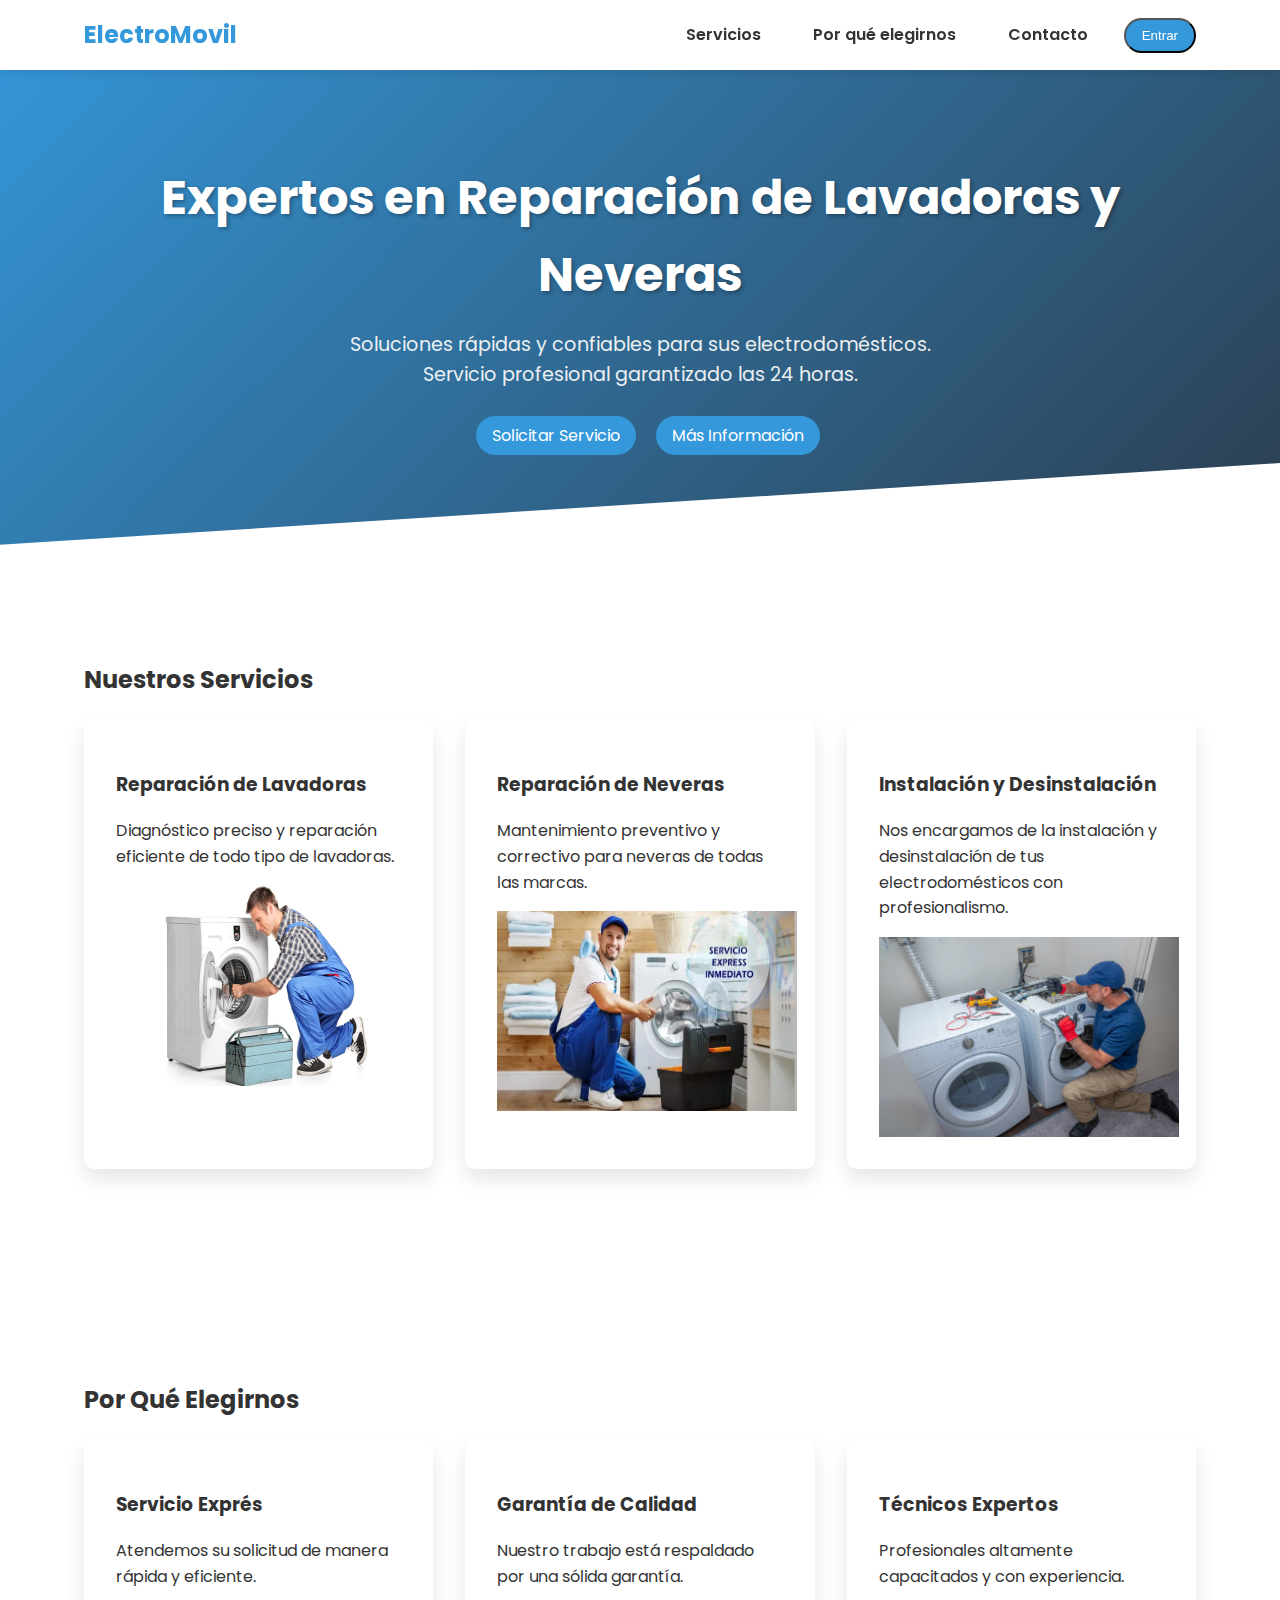
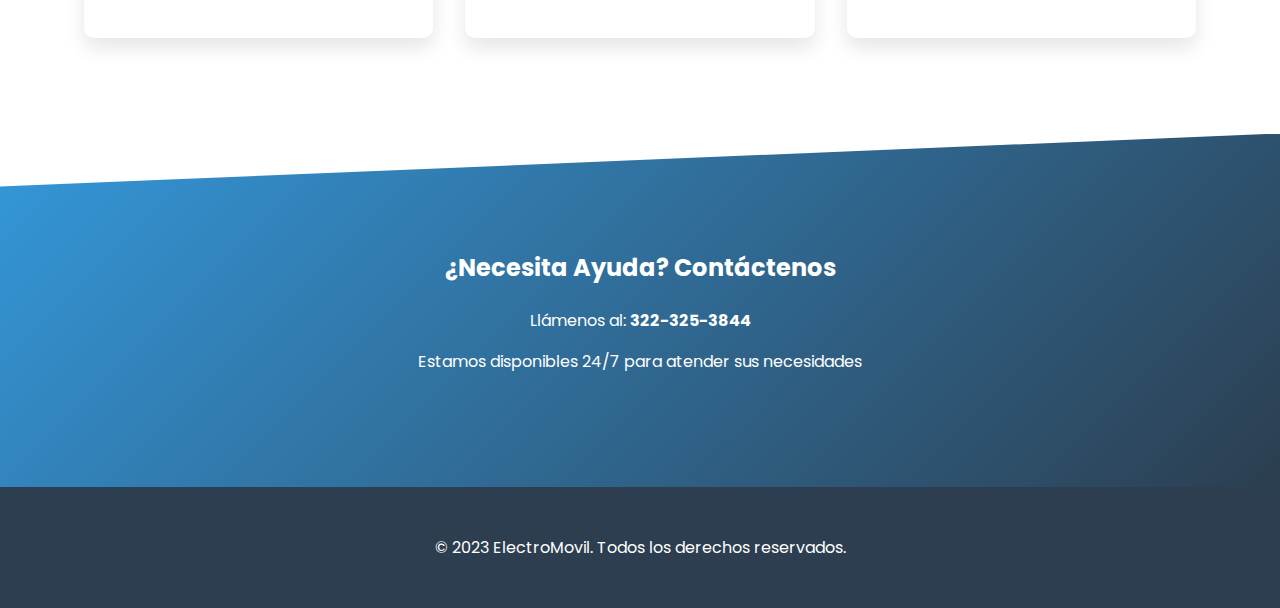
<file: electromovil.html>
<html lang="es">

<head>
    <meta charset="UTF-8">
    <meta name="viewport" content="width=device-width, initial-scale=1.0">
    <title>ElectroMovil</title>
    <link href="https://fonts.googleapis.com/css2?family=Poppins:wght@300;400;600;700&display=swap" rel="stylesheet">
    <style>
        * {
            box-sizing: border-box;
        }

        body,
        html {
            margin: 0;
            padding: 0;
            font-family: 'Poppins', sans-serif;
            color: #333;
            line-height: 1.6;
            scroll-behavior: smooth;
        }

        .container {
            width: 90%;
            max-width: 1200px;
            margin: 0 auto;
            padding: 0 20px;
        }

        header {
            background-color: #fff;
            padding: 1rem 0;
            box-shadow: 0 2px 10px rgba(0, 0, 0, 0.1);
            position: fixed;
            width: 100%;
            top: 0;
            z-index: 1000;
        }

        nav {
            display: flex;
            justify-content: space-between;
            align-items: center;
        }

        .logo {
            font-size: 1.5rem;
            font-weight: bold;
            color: #3498db;
            text-decoration: none;
        }

        .nav-links a,
        .btn {
            margin-left: 1rem;
            text-decoration: none;
            padding: 0.5rem 1rem;
            border-radius: 25px;
            transition: 0.3s;
            cursor: pointer;
        }

        .nav-links a {
            font-weight: 600;
            color: #333;
        }

        .nav-links a:hover {
            color: #3498db;
        }

        .btn {
            color: white;
            background-color: #3498db;
        }

        .btn:hover {
            background-color: #2980b9;
        }

        .hero {
            background: linear-gradient(135deg, #3498db, #2c3e50);
            color: white;
            padding: 8rem 0 6rem;
            text-align: center;
            clip-path: polygon(0 0, 100% 0, 100% 85%, 0 100%);
        }

        .hero h1 {
            font-size: 3rem;
            margin-bottom: 1rem;
            text-shadow: 2px 2px 4px rgba(0, 0, 0, 0.3);
        }

        .hero p {
            font-size: 1.2rem;
            color: #ecf0f1;
            margin: 0 auto 2rem;
            max-width: 600px;
        }

        .servicios,
        .porque-elegirnos,
        .contacto {
            padding: 6rem 0;
        }

        .servicios-grid,
        .razones-grid {
            display: grid;
            grid-template-columns: repeat(auto-fit, minmax(300px, 1fr));
            gap: 2rem;
        }

        .card {
            background-color: white;
            border-radius: 10px;
            box-shadow: 0 10px 20px rgba(0, 0, 0, 0.1);
            padding: 2rem;
            transition: 0.3s;
        }

        .card:hover {
            transform: translateY(-10px);
        }

        .contacto {
            background: linear-gradient(135deg, #3498db, #2c3e50);
            color: white;
            text-align: center;
            clip-path: polygon(0 15%, 100% 0, 100% 100%, 0 100%);
        }

        footer {
            background-color: #2c3e50;
            color: white;
            padding: 2rem 0;
            text-align: center;
        }

        footer a {
            color: #3498db;
            text-decoration: none;
            margin: 0 1rem;
        }

        footer a:hover {
            color: #e74c3c;
        }

        .modal,
        .tabcontent {
            display: none;
            position: fixed;
            z-index: 1001;
            top: 0;
            width: 100%;
            height: 100%;
            background-color: rgba(0, 0, 0, 0.6);
        }

        .modal-content {
            background-color: white;
            padding: 2rem;
            margin: 10% auto;
            border-radius: 10px;
            max-width: 400px;
            box-shadow: 0 5px 15px rgba(0, 0, 0, 0.3);
        }

        .close {
            float: right;
            font-size: 28px;
            cursor: pointer;
            transition: 0.3s;
        }

        .close:hover {
            color: #e74c3c;
        }
    </style>
</head>

<body>
    <header>
        <nav class="container">
            <a href="#" class="logo">ElectroMovil</a>
            <div class="nav-links">
                <a href="#servicios">Servicios</a>
                <a href="#porque-elegirnos">Por qué elegirnos</a>
                <a href="#contacto">Contacto</a>
                <button class="btn" onclick="openModal()">Entrar</button>
            </div>
        </nav>
    </header>

    <main>
        <section class="hero">
            <div class="container">
                <h1>Expertos en Reparación de Lavadoras y Neveras</h1>
                <p>Soluciones rápidas y confiables para sus electrodomésticos. Servicio profesional garantizado las
                    24 horas.</p>
                <a href="#" class="btn">Solicitar Servicio</a>
                <a href="file:///C:/Users/Lenovo/OneDrive/Documentos/SENA/Electromovil/mas_informacion/index.html#"
                    class="btn btn-outline">Más Información</a>

            </div>
        </section>

        <section id="servicios" class="servicios">
            <div class="container">
                <h2>Nuestros Servicios</h2>
                <div class="servicios-grid">
                    <div class="card">
                        <h3>Reparación de Lavadoras</h3>
                        <p>Diagnóstico preciso y reparación eficiente de todo tipo de lavadoras.</p>
                        <img src="./img/imagen1.jpg" alt="Reparación de lavadora" width="300" height="200">
                    </div>
                    <div class="card">
                        <h3>Reparación de Neveras</h3>
                        <p>Mantenimiento preventivo y correctivo para neveras de todas las marcas.</p>
                        <img src="./img/imagen2.webp" alt="Reparación de nevera" width="300" height="200">
                    </div>
                    <div class="card">
                        <h3>Instalación y Desinstalación</h3>
                        <p>Nos encargamos de la instalación y desinstalación de tus electrodomésticos con
                            profesionalismo.</p>
                        <img src="./img/imagen3.jpg" alt="Instalación y Desinstalación" width="300" height="200">
                    </div>
                </div>
            </div>
        </section>


        <section id="porque-elegirnos" class="porque-elegirnos">
            <div class="container">
                <h2>Por Qué Elegirnos</h2>
                <div class="razones-grid">
                    <div class="card">
                        <h3>Servicio Exprés</h3>
                        <p>Atendemos su solicitud de manera rápida y eficiente.</p>
                    </div>
                    <div class="card">
                        <h3>Garantía de Calidad</h3>
                        <p>Nuestro trabajo está respaldado por una sólida garantía.</p>
                    </div>
                    <div class="card">
                        <h3>Técnicos Expertos</h3>
                        <p>Profesionales altamente capacitados y con experiencia.</p>
                    </div>
                </div>
            </div>
        </section>

        <section id="contacto" class="contacto">
            <div class="container">
                <h2>¿Necesita Ayuda? Contáctenos</h2>
                <p>Llámenos al: <strong>322-325-3844</strong></p>
                <p>Estamos disponibles 24/7 para atender sus necesidades</p>
            </div>
        </section>
    </main>

    <footer>
        <div class="container">
            <p>&copy; 2023 ElectroMovil. Todos los derechos reservados.</p>
        </div>
    </footer>

    <div id="loginModal" class="modal">
        <div class="modal-content">
            <span class="close" onclick="closeModal()">&times;</span>
            <h2>Iniciar Sesión</h2>
            <form>
                <label for="email-usuario">Email:</label>
                <input type="email" id="email-usuario" name="email" required>
                <label for="password-usuario">Contraseña:</label>
                <input type="password" id="password-usuario" name="password" required>
                <input type="submit" value="Iniciar Sesión" class="btn">
            </form>
        </div>
    </div>

    <script>
        var modal = document.getElementById("loginModal");
        function openModal() { modal.style.display = "block"; }
        function closeModal() { modal.style.display = "none"; }
        window.onclick = function (event) { if (event.target == modal) { closeModal(); } }
    </script>
</body>

</html>
</file>
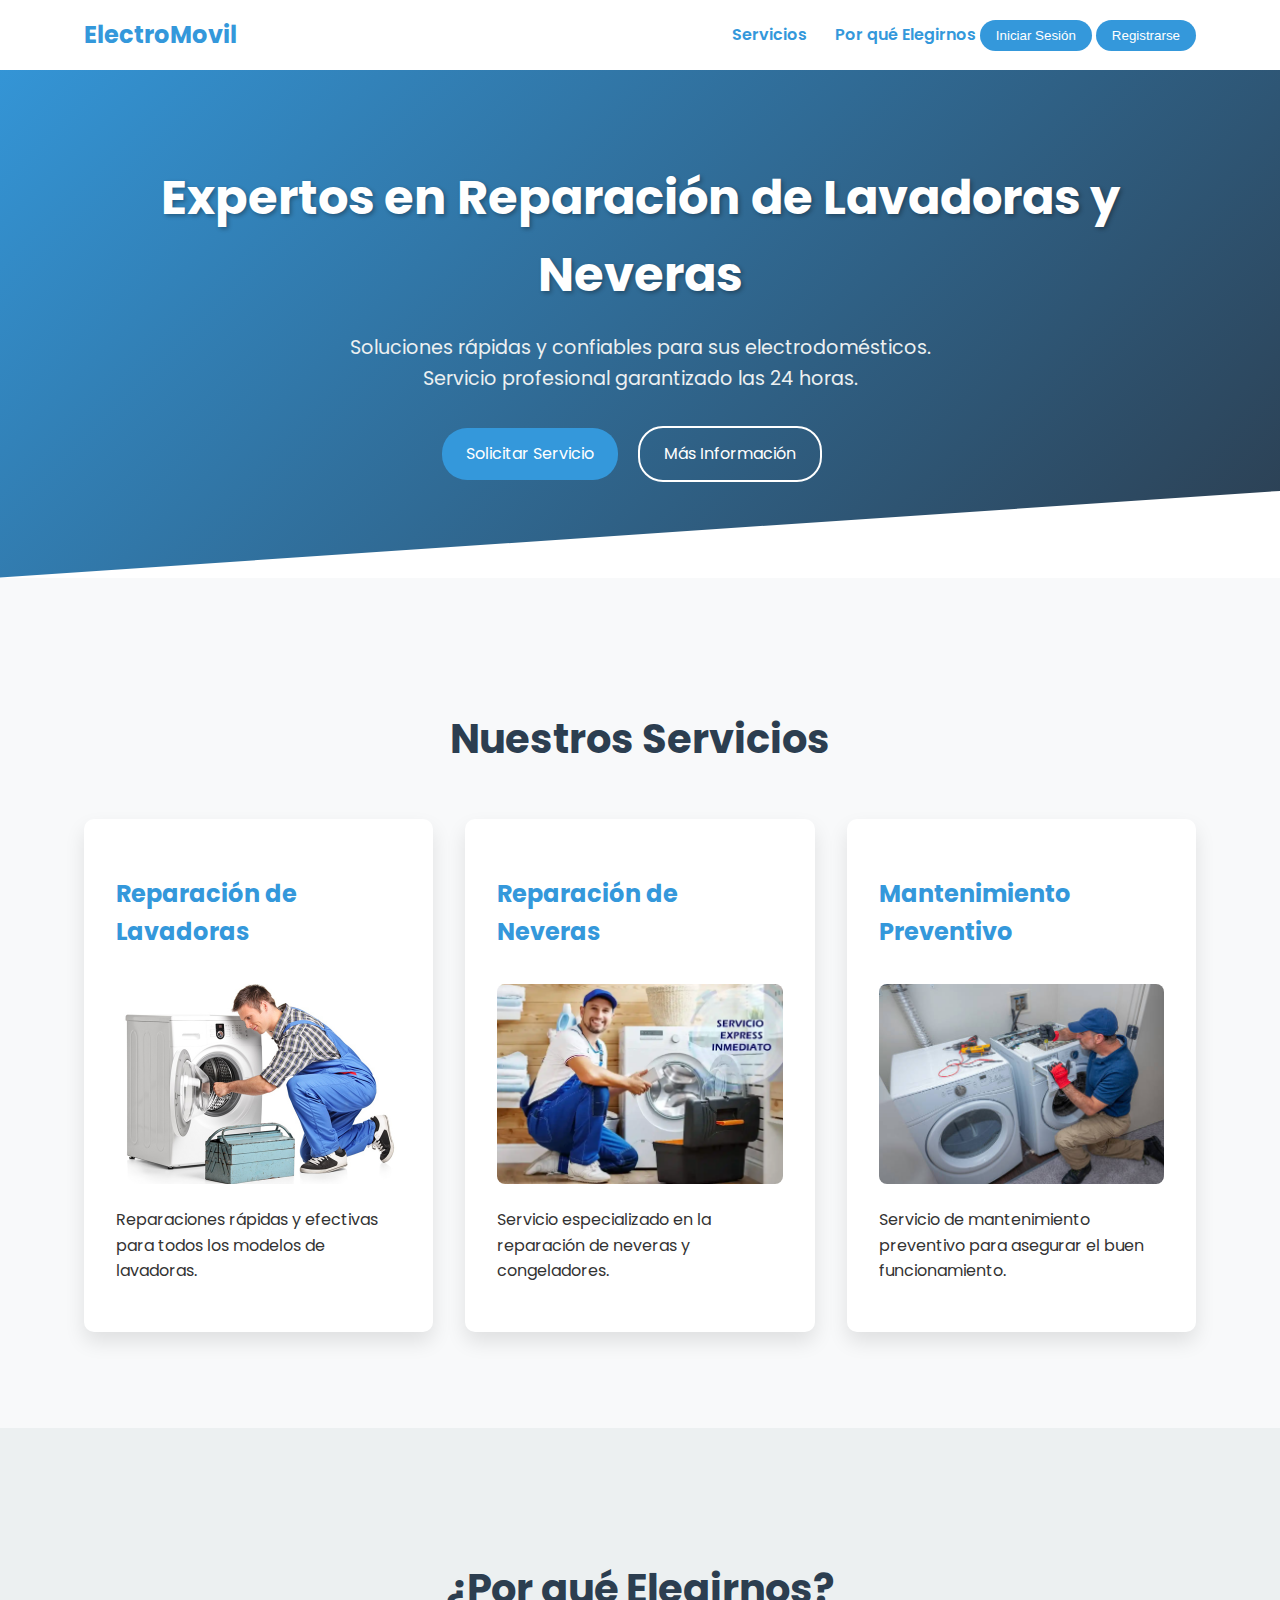
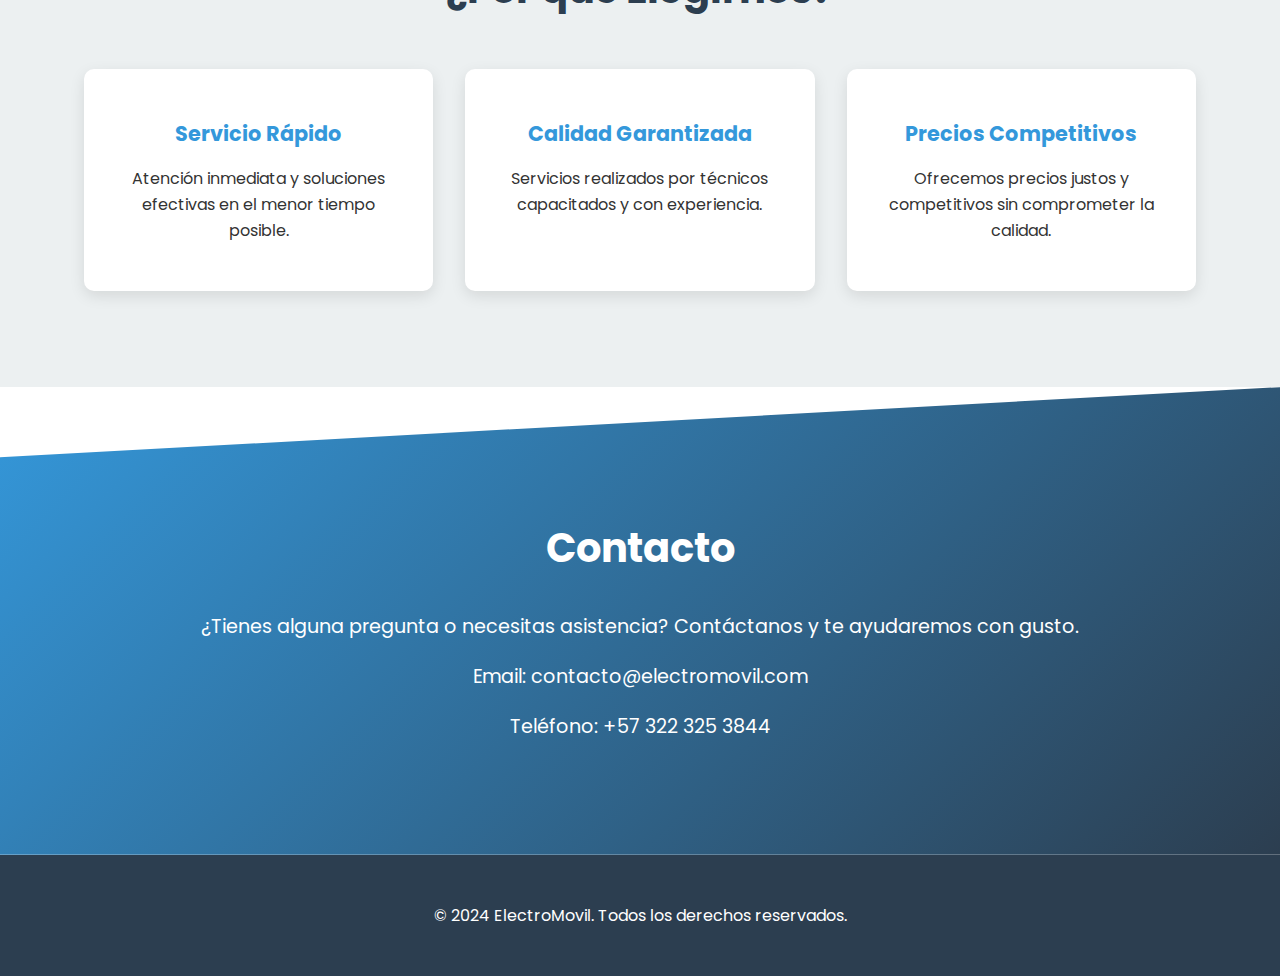
<file: home.html>
<!DOCTYPE html>
<html lang="es">

<head>
    <meta charset="UTF-8">
    <meta name="viewport" content="width=device-width, initial-scale=1.0">
    <title>ElectroMovil</title>
    <link href="https://fonts.googleapis.com/css2?family=Poppins:wght@300;400;600;700&display=swap" rel="stylesheet">
    <style>
        /* Estilos generales */
        *,
        *::before,
        *::after {
            box-sizing: border-box;
        }

        body,
        html {
            margin: 0;
            padding: 0;
            font-family: 'Poppins', sans-serif;
            line-height: 1.6;
            color: #333;
            scroll-behavior: smooth;
        }

        .container {
            width: 90%;
            max-width: 1200px;
            margin: 0 auto;
            padding: 0 20px;
        }

        /* Header */
        header {
            background-color: #ffffff;
            padding: 1rem 0;
            box-shadow: 0 2px 10px (0, 0, 0, 0.1);
            position: fixed;
            width: 100%;
            top: 0;
            z-index: 1000;
        }

        nav {
            display: flex;
            justify-content: space-between;
            align-items: center;
        }

        .logo {
            font-size: 1.5rem;
            font-weight: bold;
            text-decoration: none;
            color: #3498db;
        }

        .nav-links a {
            margin-left: 1.5rem;
            text-decoration: none;
            color: #3498db;
            font-weight: 600;
            transition: color 0.3s ease;
        }

        .nav-links a:hover {
            color: #3498db;
        }

        .login-btn {
            background-color: #3498db;
            color: white;
            border: none;
            padding: 0.5rem 1rem;
            border-radius: 25px;
            cursor: pointer;
            transition: background-color 0.3s ease;
        }

        .login-btn:hover {
            background-color: #2980b9;
        }

        /* Hero Section */
        .hero {
            background: linear-gradient(135deg, #3498db, #2c3e50);
            color: white;
            padding: 8rem 0 6rem;
            text-align: center;
            clip-path: polygon(0 0, 100% 0, 100% 85%, 0 100%);
        }

        .hero h1 {
            font-size: 3rem;
            margin-bottom: 1rem;
            text-shadow: 2px 2px 4px rgba(0, 0, 0, 0.3);
        }

        .hero p {
            font-size: 1.2rem;
            color: #ecf0f1;
            margin-bottom: 2rem;
            max-width: 600px;
            margin-left: auto;
            margin-right: auto;
        }

        .btn {
            display: inline-block;
            padding: 0.8rem 1.5rem;
            background-color: #3498db;
            color: white;
            text-decoration: none;
            border-radius: 25px;
            margin-right: 1rem;
            transition: background-color 0.3s ease, transform 0.3s ease;
        }

        .btn:hover {
            color: #2c3e50;
            background-color: #2c3e50;
            transform: translateY(-3px);
        }

        .btn-outline {
            background-color: transparent;
            border: 2px solid white;
        }

        .btn-outline:hover {
            background-color: white;
            color: #2c3e50;
        }

        /* Servicios */
        .servicios {
            padding: 6rem 0;
            background-color: #f8f9fa;
        }

        .servicios h2 {
            text-align: center;
            font-size: 2.5rem;
            margin-bottom: 3rem;
            color: #2c3e50;
        }

        .servicios-grid {
            display: grid;
            grid-template-columns: repeat(auto-fit, minmax(300px, 1fr));
            gap: 2rem;
        }

        .servicio-card {
            background-color: white;
            border-radius: 10px;
            box-shadow: 0 10px 20px rgba(0, 0, 0, 0.1);
            padding: 2rem;
            transition: transform 0.3s ease;
        }

        .servicio-card:hover {
            transform: translateY(-10px);
        }

        .servicio-card h3 {
            font-size: 1.5rem;
            margin-bottom: 1rem;
            color: #3498db;
        }

        .servicio-card img {
            width: 100%;
            height: 200px;
            object-fit: cover;
            border-radius: 8px;
            margin-top: 1rem;
        }

        /* Por qué elegirnos */
        .porque-elegirnos {
            padding: 6rem 0;
            background-color: #ecf0f1;
        }

        .porque-elegirnos h2 {
            text-align: center;
            font-size: 2.5rem;
            margin-bottom: 3rem;
            color: #2c3e50;
        }

        .razones-grid {
            display: grid;
            grid-template-columns: repeat(auto-fit, minmax(250px, 1fr));
            gap: 2rem;
        }

        .razon-card {
            background-color: white;
            padding: 2rem;
            border-radius: 10px;
            box-shadow: 0 5px 15px rgba(0, 0, 0, 0.1);
            text-align: center;
            transition: transform 0.3s ease;
        }

        .razon-card:hover {
            transform: translateY(-5px);
        }

        .razon-card h3 {
            font-size: 1.3rem;
            margin: 1rem 0;
            color: #3498db;
        }

        .razon-card i {
            font-size: 3rem;
            color: #3498db;
        }

        /* Contacto */
        .contacto {
            background: linear-gradient(135deg, #3498db, #2c3e50);
            padding: 6rem 0;
            text-align: center;
            color: white;
            clip-path: polygon(0 15%, 100% 0, 100% 100%, 0 100%);
        }

        .contacto h2 {
            font-size: 2.5rem;
            margin-bottom: 2rem;
        }

        .contacto p {
            font-size: 1.2rem;
            margin-bottom: 1rem;
        }

        /* Footer */
        footer {
            background-color: #2c3e50;
            color: white;
            padding: 2rem 0;
            text-align: center;
        }

        footer a {
            color: #3498db;
            text-decoration: none;
            margin: 0 1rem;
            transition: color 0.3s ease;
        }

        footer a:hover {
            color: #3498db;
        }

        /* Responsive */
        @media (max-width: 768px) {
            .nav-links {
                display: none;
            }

            .hero h1 {
                font-size: 2rem;
            }

            .hero p {
                font-size: 1rem;
            }

            .btn {
                display: block;
                margin-bottom: 1rem;
            }
        }
    </style>
</head>

<body>
    <header>
        <nav class="container">
            <a href="#" class="logo">ElectroMovil</a>
            <div class="nav-links">
                <a href="#servicios">Servicios</a>
                <a href="#porque-elegirnos">Por qué Elegirnos</a>
                <button class="login-btn" onclick="window.location.href='inicio_sesion.html'">Iniciar Sesión</button>
                <button class="login-btn" onclick="window.location.href='file:///C:/Users/Lenovo/OneDrive/Documentos/SENA/Electromovil/inicio_sesion.html'">Registrarse</button>
            </div>
        </nav>
    </header>   

    <main>
        <section class="hero">
            <div class="container">
                <h1>Expertos en Reparación de Lavadoras y Neveras</h1>
                <p>Soluciones rápidas y confiables para sus electrodomésticos. Servicio profesional garantizado las 24 horas.</p>
                <a href="./usuario.html#solicitar-servicio" class="btn">Solicitar Servicio</a>
                <a href="file:///C:/Users/Lenovo/OneDrive/Documentos/SENA/Electromovil/mas_informacion/quienes%20_somos.html#" class="btn btn-outline">Más Información</a>
            </div>
        </section>

        <section id="servicios" class="servicios">
            <div class="container">
                <h2>Nuestros Servicios</h2>
                <div class="servicios-grid">
                    <div class="servicio-card">
                        <h3>Reparación de Lavadoras</h3>
                        <img src="./img/imagen1.jpg" alt="Reparación de Lavadoras">
                        <p>Reparaciones rápidas y efectivas para todos los modelos de lavadoras.</p>
                    </div>
                    <div class="servicio-card">
                        <h3>Reparación de Neveras</h3>
                        <img src="./img/imagen2.webp" alt="Reparación de Neveras">
                        <p>Servicio especializado en la reparación de neveras y congeladores.</p>
                    </div>
                    <div class="servicio-card">
                        <h3>Mantenimiento Preventivo</h3>
                        <img src="./img/imagen3.jpg" alt="Mantenimiento Preventivo">
                        <p>Servicio de mantenimiento preventivo para asegurar el buen funcionamiento.</p>
                    </div>
                </div>
            </div>
        </section>

        <section id="porque-elegirnos" class="porque-elegirnos">
            <div class="container">
                <h2>¿Por qué Elegirnos?</h2>
                <div class="razones-grid">
                    <div class="razon-card">
                        <i class="fas fa-clock"></i>
                        <h3>Servicio Rápido</h3>
                        <p>Atención inmediata y soluciones efectivas en el menor tiempo posible.</p>
                    </div>
                    <div class="razon-card">
                        <i class="fas fa-thumbs-up"></i>
                        <h3>Calidad Garantizada</h3>
                        <p>Servicios realizados por técnicos capacitados y con experiencia.</p>
                    </div>
                    <div class="razon-card">
                        <i class="fas fa-money-bill-wave"></i>
                        <h3>Precios Competitivos</h3>
                        <p>Ofrecemos precios justos y competitivos sin comprometer la calidad.</p>
                    </div>
                </div>
            </div>
        </section>

        <section id="contacto" class="contacto">
            <div class="container">
                <h2>Contacto</h2>
                <p>¿Tienes alguna pregunta o necesitas asistencia? Contáctanos y te ayudaremos con gusto.</p>
                <p>Email: contacto@electromovil.com</p>
                <p>Teléfono: +57 322 325 3844</p>
            </div>
        </section>
    </main>

    <footer>
        <p>&copy; 2024 ElectroMovil. Todos los derechos reservados.</p>
    </footer>
</body>

</html>
</file>
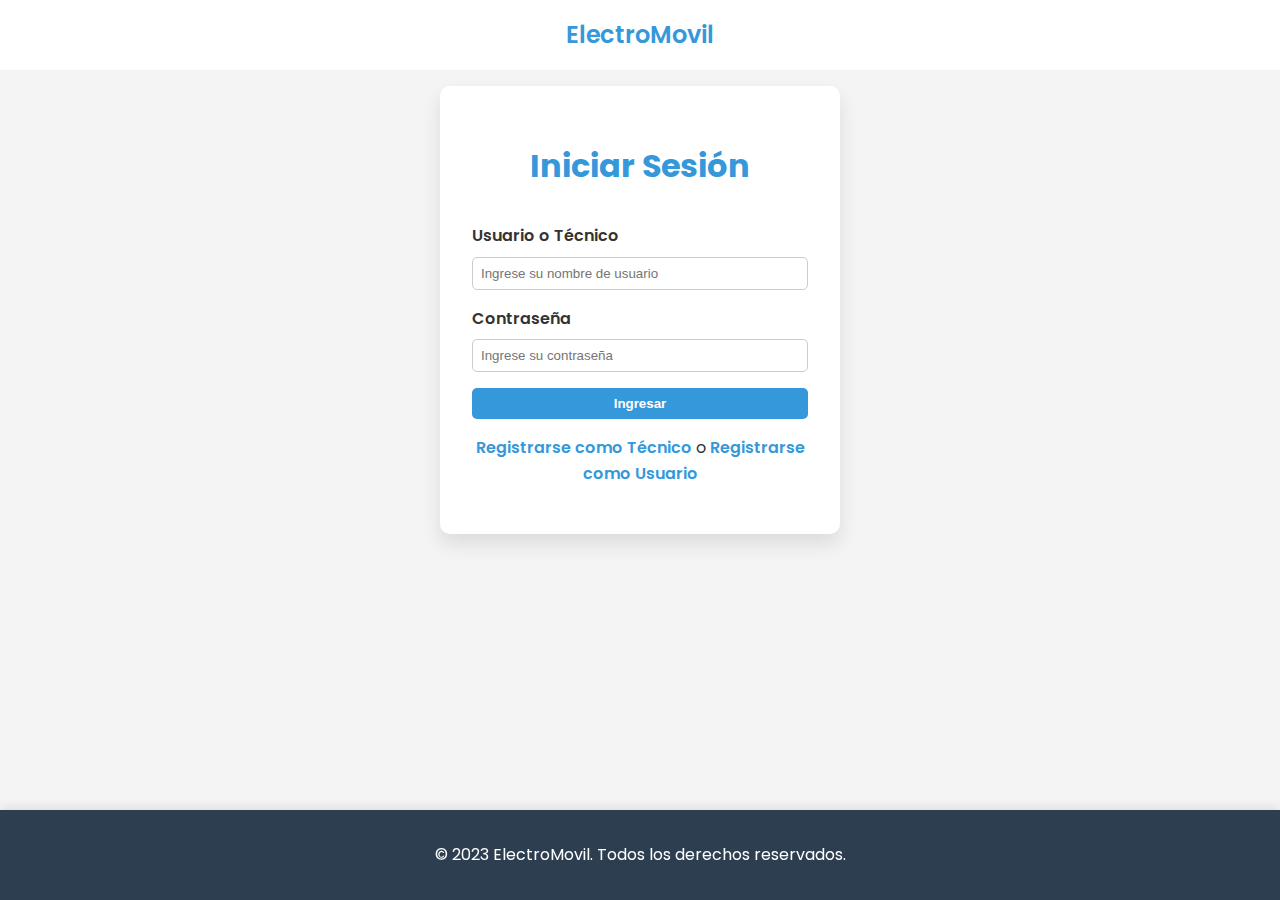
<file: inicio_sesion.html>
<!DOCTYPE html>
<html lang="es">

<head>
    <meta charset="UTF-8">
    <meta name="viewport" content="width=device-width, initial-scale=1.0">
    <title>ElectroMovil - Inicio de Sesión</title>
    <link href="https://fonts.googleapis.com/css2?family=Poppins:wght@300;400;600;700&display=swap" rel="stylesheet">
    <style>
        * {
            box-sizing: border-box;
        }

        body,
        html {
            margin: 0;
            padding: 0;
            font-family: 'Poppins', sans-serif;
            color: #333;
            line-height: 1.6;
            height: 100%;
            background-color: #f4f4f4;
        }

        .container {
            background-color: white;
            padding: 2rem;
            border-radius: 10px;
            box-shadow: 0 10px 20px rgba(0, 0, 0, 0.1);
            max-width: 400px;
            width: 100%;
            margin: 0 auto;
        }

        h1 {
            text-align: center;
            color: #3498db;
            margin-bottom: 2rem;
        }

        form {
            display: flex;
            flex-direction: column;
        }

        label {
            margin-bottom: 0.5rem;
            font-weight: 600;
        }

        input[type="text"],
        input[type="password"] {
            padding: 0.5rem;
            border: 1px solid #ccc;
            border-radius: 5px;
            margin-bottom: 1rem;
        }

        button {
            padding: 0.75rem;
            border: none;
            border-radius: 25px;
            background-color: #3498db;
            color: white;
            font-weight: 600;
            cursor: pointer;
            transition: 0.3s;
        }

        button:hover {
            background-color: #2980b9;
        }

        .options {
            text-align: center;
            margin-top: 1rem;
        }

        .options a {
            text-decoration: none;
            color: #3498db;
            font-weight: 600;
            cursor: pointer;
        }

        .options a:hover {
            color: #2980b9;
        }

        footer {
            position: fixed;
            bottom: 0;
            width: 100%;
            background-color: #2c3e50;
            color: white;
            padding: 1rem 0;
            text-align: center;
            box-shadow: 0 -2px 10px rgba(0, 0, 0, 0.1);
        }

        footer a {
            color: #3498db;
            text-decoration: none;
            margin: 0 1rem;
        }

        footer a:hover {
            color: #e74c3c;
        }

        .modal {
            display: none;
            position: fixed;
            z-index: 1;
            left: 0;
            top: 0;
            width: 100%;
            height: 100%;
            background-color: rgba(0, 0, 0, 0.5);
            justify-content: center;
            align-items: center;
        }

        .modal-content {
            background-color: white;
            padding: 2rem;
            border-radius: 10px;
            max-width: 400px;
            width: 100%;
            box-shadow: 0 10px 20px rgba(0, 0, 0, 0.1);
        }

        .close {
            color: #aaa;
            float: right;
            font-size: 28px;
            font-weight: bold;
        }

        .close:hover,
        .close:focus {
            color: black;
            text-decoration: none;
            cursor: pointer;
        }
    </style>
</head>

<body>
        <header>
            <nav style="background-color: white; padding: 1rem; text-align: center;">
                <a href="#" style="color: #3498db; font-size: 1.5rem; font-weight: 600; text-decoration: none;">ElectroMovil</a>
            </nav>
        </header>

        <div class="container" style="margin-top: 1rem;">
            <h1>Iniciar Sesión</h1>
            <form>
                <label for="username">Usuario o Técnico</label>
                <input type="text" id="username" placeholder="Ingrese su nombre de usuario">
        
                <label for="password">Contraseña</label>
                <input type="password" id="password" placeholder="Ingrese su contraseña">
        
                <button type="button" onclick="window.location.href='./usuario.html'" style="background-color: #3498db; color: white; border: none; padding: 0.5rem 1rem; border-radius: 5px; cursor: pointer;">Ingresar</button>
            </form>
        
            <div class="options">
                <p><a id="registerTecnico">Registrarse como Técnico</a> o <a id="registerUsuario">Registrarse como Usuario</a></p>
            </div>
        </div>
        
    <footer>
        <p>&copy; 2023 ElectroMovil. Todos los derechos reservados.</p>
    </footer>

    <!-- Modal para Registro de Técnico -->
    <div id="modalTecnico" class="modal">
        <div class="modal-content">
            <span class="close" id="closeTecnico">&times;</span>
            <h2>Registro Técnico</h2>
            <form>
                <label for="tecnicoName">Nombre</label>
                <input type="text" id="tecnicoName" placeholder="Ingrese su nombre completo">

                <label for="tecnicoEmail">Correo Electrónico</label>
                <input type="email" id="tecnicoEmail" placeholder="Ingrese su correo electrónico">
                <div style="margin-top: 1rem;">
                <button type="submit">Registrar Técnico</button>
            </div>
            </form>
        </div>
    </div>

    <!-- Modal para Registro de Usuario -->
    <div id="modalUsuario" class="modal">
        <div class="modal-content">
            <span class="close" id="closeUsuario">&times;</span>
            <h2>Registro Usuario</h2>
            <form>
                <label for="usuarioName">Nombre</label>
                <input type="text" id="usuarioName" placeholder="Ingrese su nombre completo">

                <label for="usuarioEmail">Correo Electrónico</label>
                <input type="email" id="usuarioEmail" placeholder="Ingrese su correo electrónico">
                <div style="margin-top: 1rem;">
                <button type="submit">Registrar Usuario</button>
            </div>
            </form>
        </div>
    </div>

    <script>
        // Obtener los elementos del DOM
        var modalTecnico = document.getElementById("modalTecnico");
        var modalUsuario = document.getElementById("modalUsuario");

        var btnTecnico = document.getElementById("registerTecnico");
        var btnUsuario = document.getElementById("registerUsuario");

        var spanTecnico = document.getElementById("closeTecnico");
        var spanUsuario = document.getElementById("closeUsuario");

        // Mostrar el modal de Técnico
        btnTecnico.onclick = function () {
            modalTecnico.style.display = "flex";
        }

        // Mostrar el modal de Usuario
        btnUsuario.onclick = function () {
            modalUsuario.style.display = "flex";
        }

        // Cerrar el modal de Técnico
        spanTecnico.onclick = function () {
            modalTecnico.style.display = "none";
        }

        // Cerrar el modal de Usuario
        spanUsuario.onclick = function () {
            modalUsuario.style.display = "none";
        }

        // Cerrar los modales al hacer clic fuera del contenido
        window.onclick = function (event) {
            if (event.target == modalTecnico) {
                modalTecnico.style.display = "none";
            }
            if (event.target == modalUsuario) {
                modalUsuario.style.display = "none";
            }
        }
    </script>
</body>

</html>
</file>
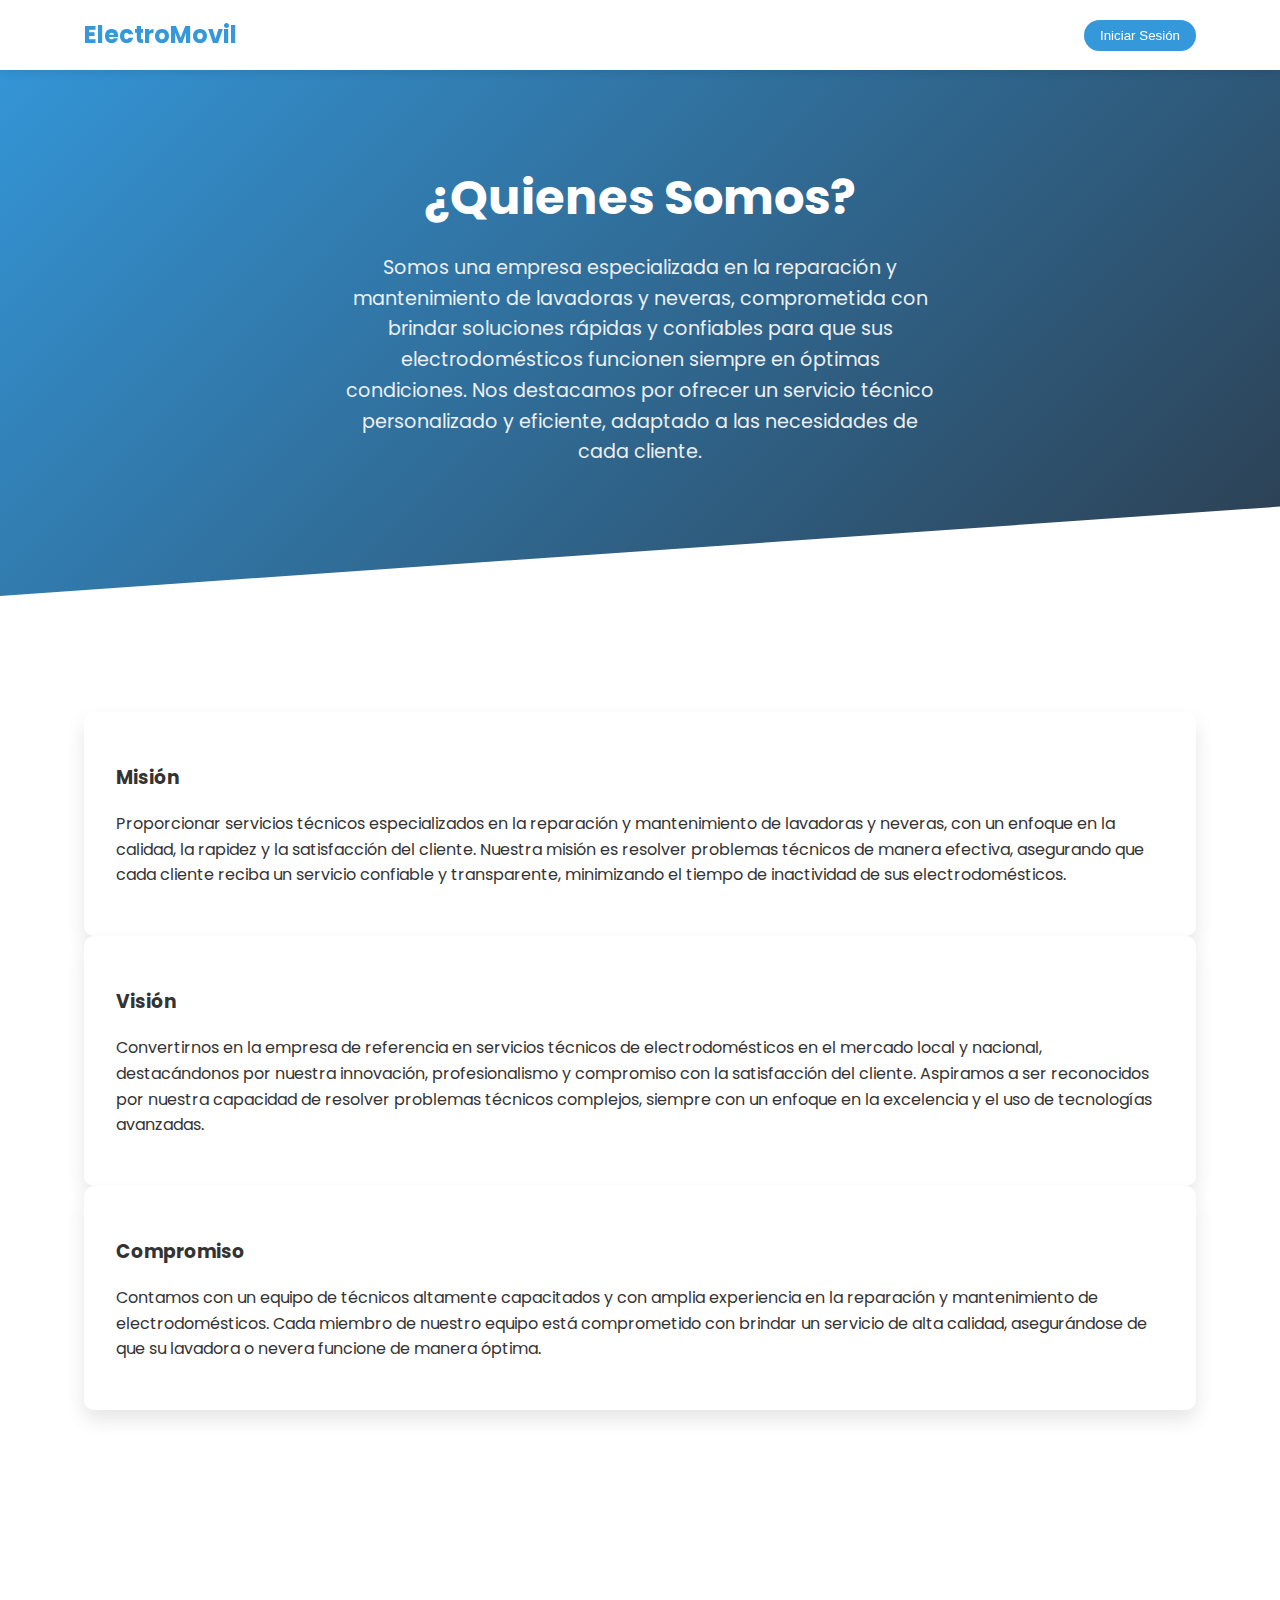
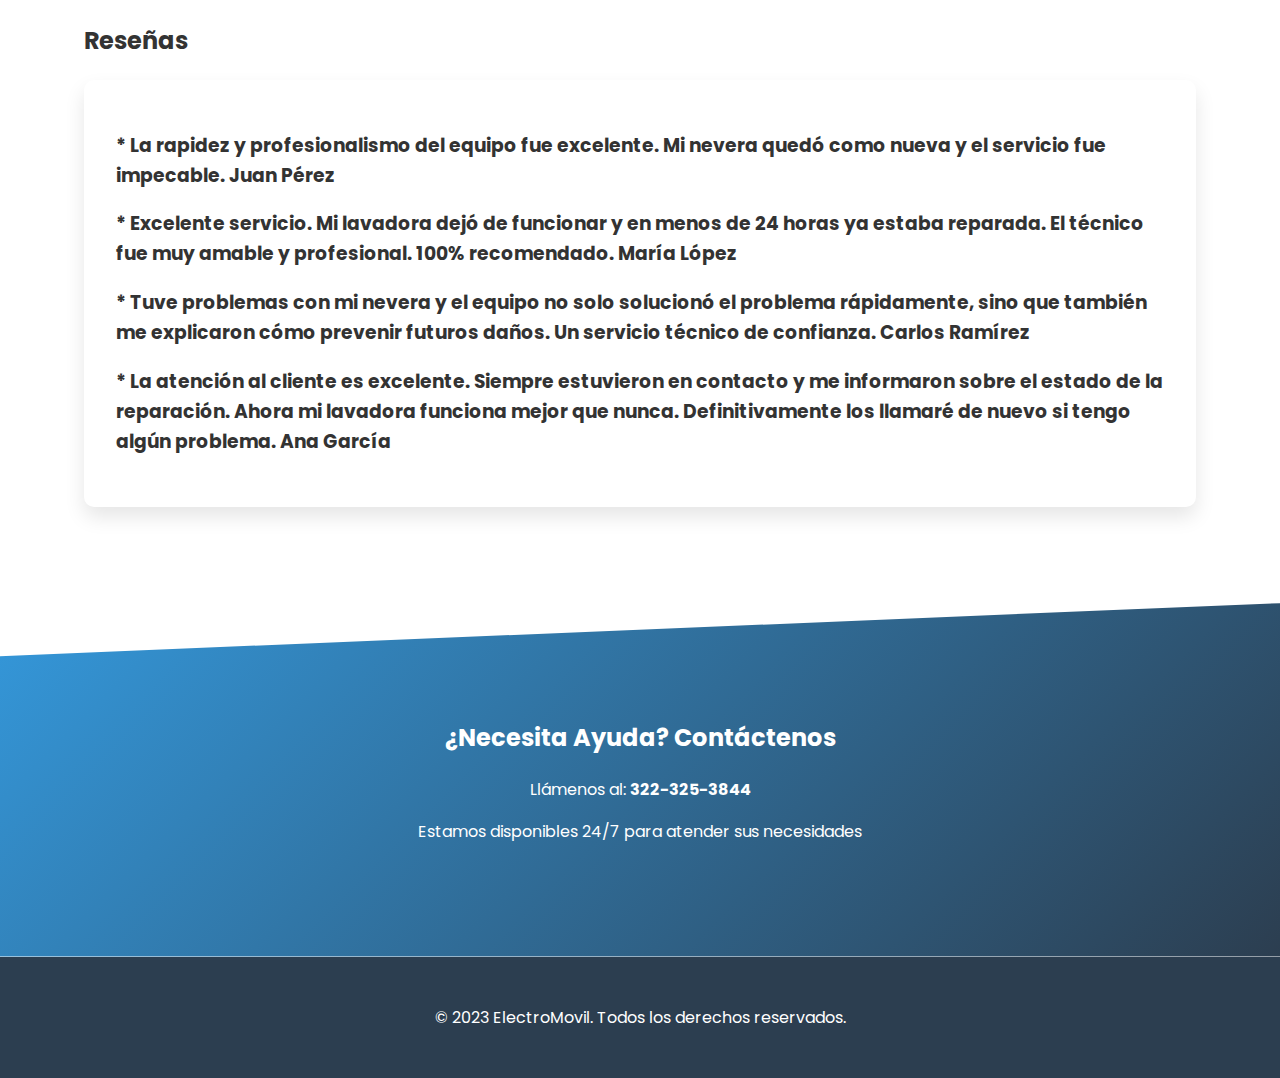
<file: mas_informacion/quienes _somos.html>
<html lang="es">

<head>
    <meta charset="UTF-8">
    <meta name="viewport" content="width=device-width, initial-scale=1.0">
    <title>ElectroMovil</title>
    <link href="https://fonts.googleapis.com/css2?family=Poppins:wght@300;400;600;700&display=swap" rel="stylesheet">
    <style>
        * {
            box-sizing: border-box;
        }

        body,
        html {
            margin: 0;
            padding: 0;
            font-family: 'Poppins', sans-serif;
            color: #333;
            line-height: 1.6;
            scroll-behavior: smooth;
        }

        .container {
            width: 90%;
            max-width: 1200px;
            margin: 0 auto;
            padding: 0 20px;
        }

        header {
            background-color: #fff;
            padding: 1rem 0;
            box-shadow: 0 2px 10px rgba(0, 0, 0, 0.1);
            position: fixed;
            width: 100%;
            top: 0;
            z-index: 1000;
        }

        nav {
            display: flex;
            justify-content: space-between;
            align-items: center;
        }

        .logo {
            font-size: 1.5rem;
            font-weight: bold;
            color: #3498db;
            text-decoration: none;
        }

        .nav-links a,
        .btn {
            margin-left: 1rem;
            text-decoration: none;
            padding: 0.5rem 1rem;
            border-radius: 25px;
            transition: 0.3s;
            cursor: pointer;
        }

        .nav-links a {
            font-weight: 600;
            color: #333;
        }

        .nav-links a:hover {
            color: #3498db;
        }

        .btn {
            color: white;
            background-color: #3498db;
        }

        .btn:hover {
            color: white;
            background-color: #2980b9;
        }

        .login-btn {
            background-color: #3498db;
            color: white;
            border: none;
            padding: 0.5rem 1rem;
            border-radius: 25px;
            cursor: pointer;
            transition: background-color 0.3s ease;
        }

        .hero {
            background: linear-gradient(135deg, #3498db, #2c3e50);
            color: white;
            padding: 8rem 0 6rem;
            text-align: center;
            clip-path: polygon(0 0, 100% 0, 100% 85%, 0 100%);
        }

        .hero h1 {
            font-size: 3rem;
            margin-bottom: 1rem;
            text-shadow: 2px 2px 4px #3498db (0, 0, 0, 0.3);
        }

        .hero p {
            font-size: 1.2rem;
            color: #ecf0f1;
            margin: 0 auto 2rem;
            max-width: 600px;
        }

        .mision,
        .porque-elegirnos,
        .contacto {
            padding: 6rem 0;
        }

        .mision-grid,
        .razones-grid {
            display: grid;
            grid-template-columns: repeat(auto-fit, minmax(300px, 1fr));
            gap: 2rem;
        }

        .card {
            background-color: white;
            border-radius: 10px;
            box-shadow: 0 10px 20px rgba(0, 0, 0, 0.1);
            padding: 2rem;
            transition: 0.3s;
        }

        .card:hover {
            transform: translateY(-10px);
        }

        .contacto {
            background: linear-gradient(135deg, #3498db, #2c3e50);
            color: white;
            text-align: center;
            clip-path: polygon(0 15%, 100% 0, 100% 100%, 0 100%);
        }

        footer {
            background-color: #2c3e50;
            color: white;
            padding: 2rem 0;
            text-align: center;
        }

        footer a {
            color: #3498db;
            text-decoration: none;
            margin: 0 1rem;
        }

        footer a:hover {
            color: #e74c3c;
        }

        .modal,
        .tabcontent {
            display: none;
            position: fixed;
            z-index: 1001;
            top: 0;
            width: 100%;
            height: 100%;
            background-color: rgba(0, 0, 0, 0.6);
        }

        .modal-content {
            background-color: white;
            padding: 2rem;
            margin: 10% auto;
            border-radius: 10px;
            max-width: 400px;
            box-shadow: 0 5px 15px rgba(0, 0, 0, 0.3);
        }

        .close {
            float: right;
            font-size: 28px;
            cursor: pointer;
            transition: 0.3s;
        }

        .close:hover {
            color: #e74c3c;
        }
    </style>
</head>

<body>
    <header>
        <nav class="container">
            <a href="#" class="logo">ElectroMovil</a>
            <button class="login-btn"
                onclick="window.location.href='file:///C:/Users/Lenovo/OneDrive/Documentos/SENA/Electromovil/inicio_sesion.html'">Iniciar
                Sesión</button>
            </div>
        </nav>
    </header>

    <main>
        <section class="hero">
            <div class="container">
                <h1>¿Quienes Somos?</h1>
                <p>Somos una empresa especializada en la reparación y mantenimiento de lavadoras y neveras, comprometida
                    con brindar soluciones rápidas y confiables para que sus electrodomésticos funcionen siempre en
                    óptimas condiciones. Nos destacamos por ofrecer un servicio técnico personalizado y eficiente,
                    adaptado a las necesidades de cada cliente.</p>
            </div>
        </section>

        <section id="mision" class="mision">
            <div class="container">
                <h2></h2>
                <div class="servicios-grid">
                    <div class="card">
                        <h3>Misión</h3>
                        <p>Proporcionar servicios técnicos especializados en la reparación y mantenimiento de lavadoras
                            y neveras, con un enfoque en la calidad, la rapidez y la satisfacción del cliente. Nuestra
                            misión es resolver problemas técnicos de manera efectiva, asegurando que cada cliente reciba
                            un servicio confiable y transparente, minimizando el tiempo de inactividad de sus
                            electrodomésticos.</p>
                    </div>
                    <div class="card">
                        <h3>Visión</h3>
                        <p>Convertirnos en la empresa de referencia en servicios técnicos de electrodomésticos en el
                            mercado local y nacional, destacándonos por nuestra innovación, profesionalismo y compromiso
                            con la satisfacción del cliente. Aspiramos a ser reconocidos por nuestra capacidad de
                            resolver problemas técnicos complejos, siempre con un enfoque en la excelencia y el uso de
                            tecnologías avanzadas.</p>
                    </div>
                    <div class="card">
                        <h3>Compromiso</h3>
                        <p>Contamos con un equipo de técnicos altamente capacitados y con amplia experiencia en la
                            reparación y mantenimiento de electrodomésticos. Cada miembro de nuestro equipo está
                            comprometido con brindar un servicio de alta calidad, asegurándose de que su lavadora o
                            nevera funcione de manera óptima.</p>
                    </div>
                </div>
            </div>
        </section>


        <section id="porque-elegirnos" class="porque-elegirnos">
            <div class="container">
                <h2>Reseñas</h2>
                <div class="razones-grid">
                    <div class="card">
                        <h3> * La rapidez y profesionalismo del equipo fue excelente. Mi nevera quedó como nueva y el
                            servicio fue impecable. Juan Pérez</h3>
                        <h3> * Excelente servicio. Mi lavadora dejó de funcionar y en menos de 24 horas ya estaba
                            reparada.
                            El técnico fue muy amable y profesional. 100% recomendado. María López</h3>
                        <h3> * Tuve problemas con mi nevera y el equipo no solo solucionó el problema rápidamente, sino
                            que
                            también me explicaron cómo prevenir futuros daños. Un servicio técnico de confianza. Carlos
                            Ramírez</h3>
                        <h3> * La atención al cliente es excelente. Siempre estuvieron en contacto y me informaron sobre
                            el
                            estado de la reparación. Ahora mi lavadora funciona mejor que nunca. Definitivamente los
                            llamaré de nuevo si tengo algún problema. Ana García</h3>

                        <p></p>
                    </div>
        </section>

        <section id="contacto" class="contacto">
            <div class="container">
                <h2>¿Necesita Ayuda? Contáctenos</h2>
                <p>Llámenos al: <strong>322-325-3844</strong></p>
                <p>Estamos disponibles 24/7 para atender sus necesidades</p>
            </div>
        </section>
    </main>

    <footer>
        <div class="container">
            <p>&copy; 2023 ElectroMovil. Todos los derechos reservados.</p>
        </div>
    </footer>
</body>

</html>
</file>
